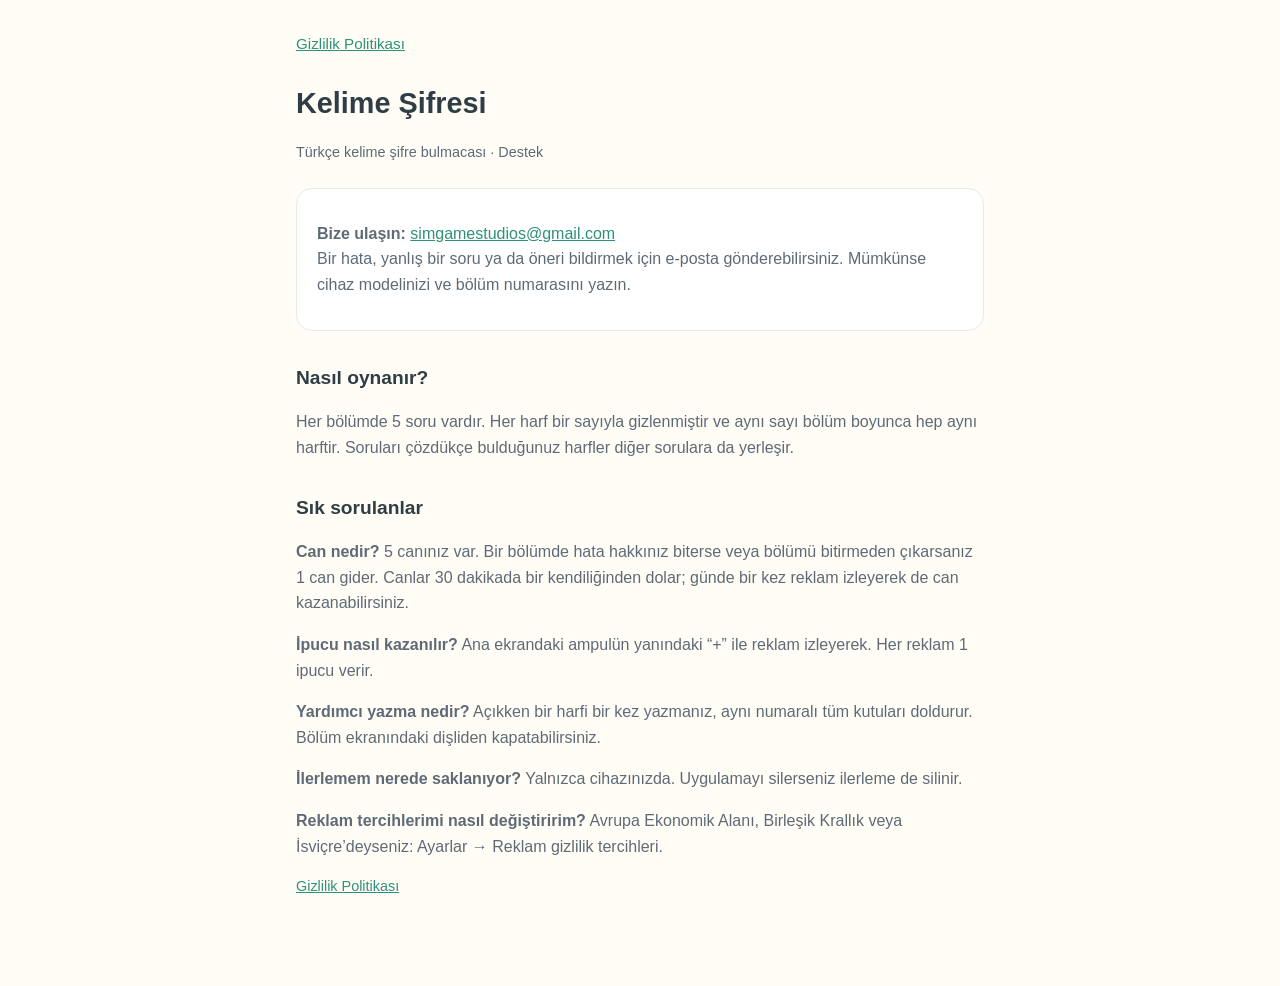
<file: index.html>
<!doctype html>
<html lang="tr">
<head>
<meta charset="utf-8">
<meta name="viewport" content="width=device-width, initial-scale=1">
<title>Kelime Şifresi — Destek</title>
<link rel="stylesheet" href="style.css">
</head>
<body>
<main>
<nav><a href="privacy.html">Gizlilik Politikası</a></nav>
<h1>Kelime Şifresi</h1>
<p class="meta">Türkçe kelime şifre bulmacası · Destek</p>

<div class="card">
<p><strong>Bize ulaşın:</strong> <a href="mailto:simgamestudios@gmail.com">simgamestudios@gmail.com</a><br>
Bir hata, yanlış bir soru ya da öneri bildirmek için e-posta gönderebilirsiniz. Mümkünse cihaz modelinizi ve bölüm numarasını yazın.</p>
</div>

<h2>Nasıl oynanır?</h2>
<p>Her bölümde 5 soru vardır. Her harf bir sayıyla gizlenmiştir ve aynı sayı bölüm boyunca hep aynı harftir. Soruları çözdükçe bulduğunuz harfler diğer sorulara da yerleşir.</p>

<h2>Sık sorulanlar</h2>
<p><strong>Can nedir?</strong> 5 canınız var. Bir bölümde hata hakkınız biterse veya bölümü bitirmeden çıkarsanız 1 can gider. Canlar 30 dakikada bir kendiliğinden dolar; günde bir kez reklam izleyerek de can kazanabilirsiniz.</p>
<p><strong>İpucu nasıl kazanılır?</strong> Ana ekrandaki ampulün yanındaki “+” ile reklam izleyerek. Her reklam 1 ipucu verir.</p>
<p><strong>Yardımcı yazma nedir?</strong> Açıkken bir harfi bir kez yazmanız, aynı numaralı tüm kutuları doldurur. Bölüm ekranındaki dişliden kapatabilirsiniz.</p>
<p><strong>İlerlemem nerede saklanıyor?</strong> Yalnızca cihazınızda. Uygulamayı silerseniz ilerleme de silinir.</p>
<p><strong>Reklam tercihlerimi nasıl değiştiririm?</strong> Avrupa Ekonomik Alanı, Birleşik Krallık veya İsviçre’deyseniz: Ayarlar → Reklam gizlilik tercihleri.</p>

<p class="meta"><a href="privacy.html">Gizlilik Politikası</a></p>
</main>
</body>
</html>
</file>
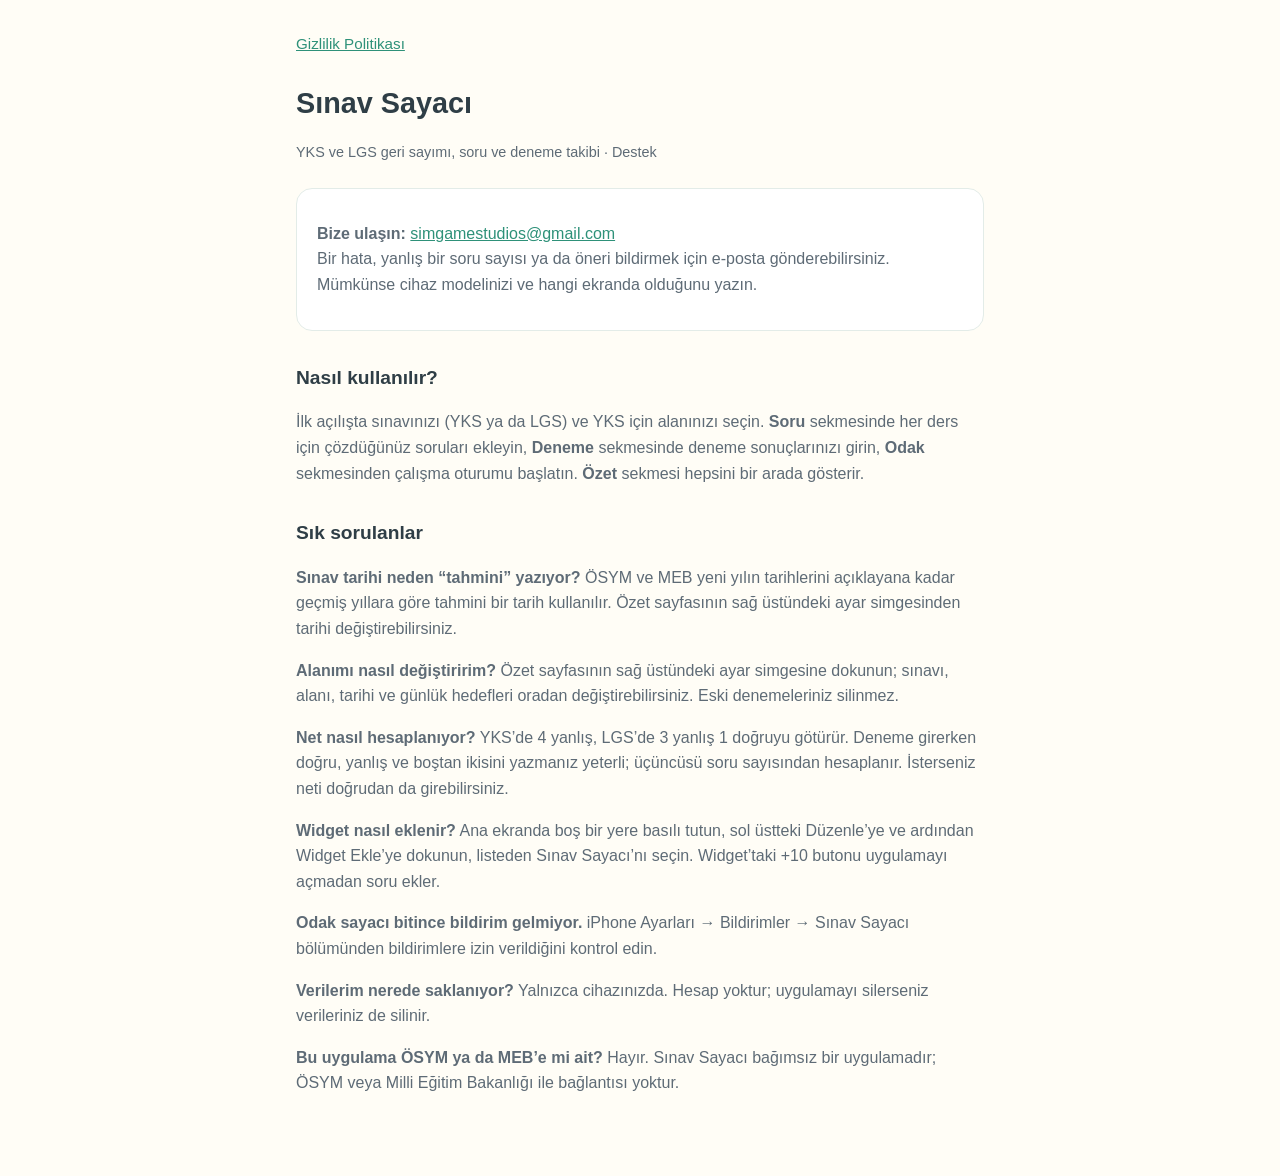
<file: sinav-sayaci/index.html>
<!doctype html>
<html lang="tr">
<head>
<meta charset="utf-8">
<meta name="viewport" content="width=device-width, initial-scale=1">
<title>Sınav Sayacı — Destek</title>
<link rel="stylesheet" href="../style.css">
</head>
<body>
<main>
<nav><a href="privacy.html">Gizlilik Politikası</a></nav>
<h1>Sınav Sayacı</h1>
<p class="meta">YKS ve LGS geri sayımı, soru ve deneme takibi · Destek</p>

<div class="card">
<p><strong>Bize ulaşın:</strong> <a href="mailto:simgamestudios@gmail.com">simgamestudios@gmail.com</a><br>
Bir hata, yanlış bir soru sayısı ya da öneri bildirmek için e-posta gönderebilirsiniz. Mümkünse cihaz modelinizi ve hangi ekranda olduğunu yazın.</p>
</div>

<h2>Nasıl kullanılır?</h2>
<p>İlk açılışta sınavınızı (YKS ya da LGS) ve YKS için alanınızı seçin. <strong>Soru</strong> sekmesinde her ders için çözdüğünüz soruları ekleyin, <strong>Deneme</strong> sekmesinde deneme sonuçlarınızı girin, <strong>Odak</strong> sekmesinden çalışma oturumu başlatın. <strong>Özet</strong> sekmesi hepsini bir arada gösterir.</p>

<h2>Sık sorulanlar</h2>
<p><strong>Sınav tarihi neden “tahmini” yazıyor?</strong> ÖSYM ve MEB yeni yılın tarihlerini açıklayana kadar geçmiş yıllara göre tahmini bir tarih kullanılır. Özet sayfasının sağ üstündeki ayar simgesinden tarihi değiştirebilirsiniz.</p>
<p><strong>Alanımı nasıl değiştiririm?</strong> Özet sayfasının sağ üstündeki ayar simgesine dokunun; sınavı, alanı, tarihi ve günlük hedefleri oradan değiştirebilirsiniz. Eski denemeleriniz silinmez.</p>
<p><strong>Net nasıl hesaplanıyor?</strong> YKS’de 4 yanlış, LGS’de 3 yanlış 1 doğruyu götürür. Deneme girerken doğru, yanlış ve boştan ikisini yazmanız yeterli; üçüncüsü soru sayısından hesaplanır. İsterseniz neti doğrudan da girebilirsiniz.</p>
<p><strong>Widget nasıl eklenir?</strong> Ana ekranda boş bir yere basılı tutun, sol üstteki Düzenle’ye ve ardından Widget Ekle’ye dokunun, listeden Sınav Sayacı’nı seçin. Widget’taki +10 butonu uygulamayı açmadan soru ekler.</p>
<p><strong>Odak sayacı bitince bildirim gelmiyor.</strong> iPhone Ayarları → Bildirimler → Sınav Sayacı bölümünden bildirimlere izin verildiğini kontrol edin.</p>
<p><strong>Verilerim nerede saklanıyor?</strong> Yalnızca cihazınızda. Hesap yoktur; uygulamayı silerseniz verileriniz de silinir.</p>
<p><strong>Bu uygulama ÖSYM ya da MEB’e mi ait?</strong> Hayır. Sınav Sayacı bağımsız bir uygulamadır; ÖSYM veya Milli Eğitim Bakanlığı ile bağlantısı yoktur.</p>
</main>
</body>
</html>
</file>
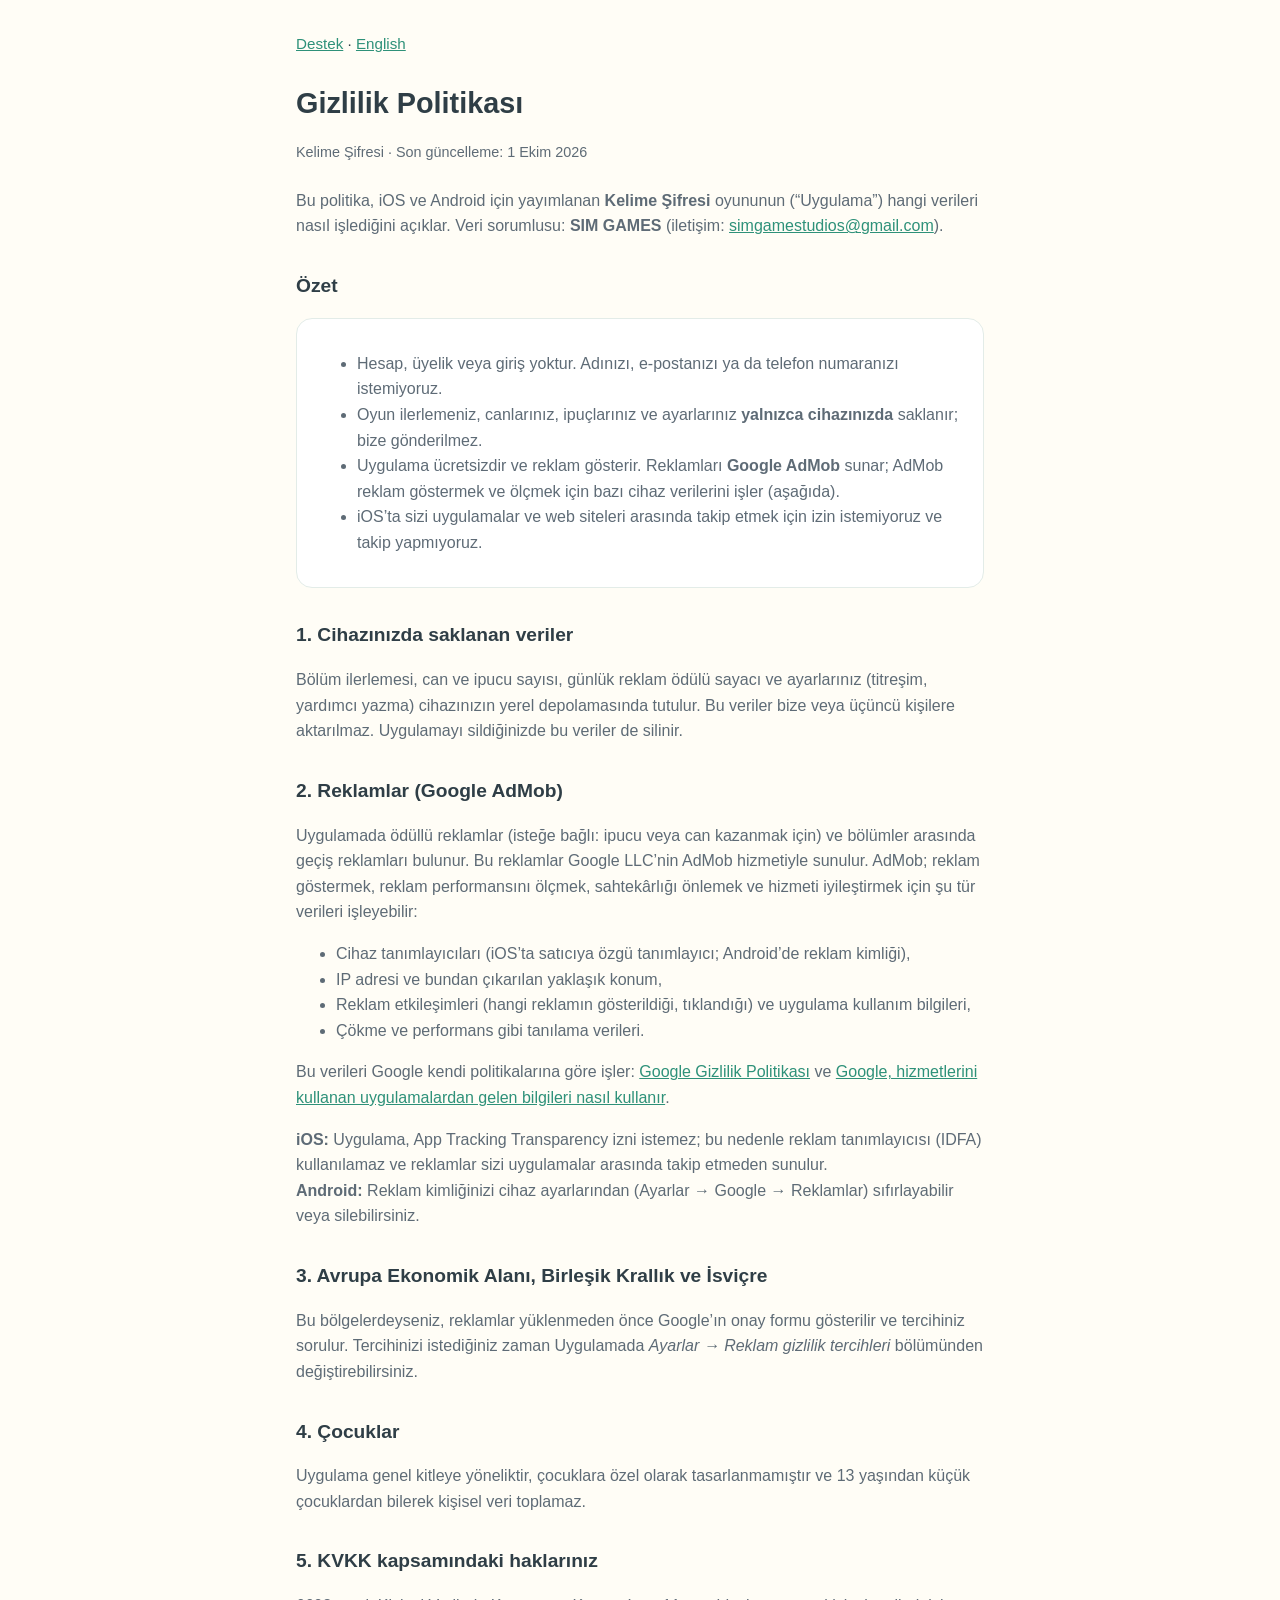
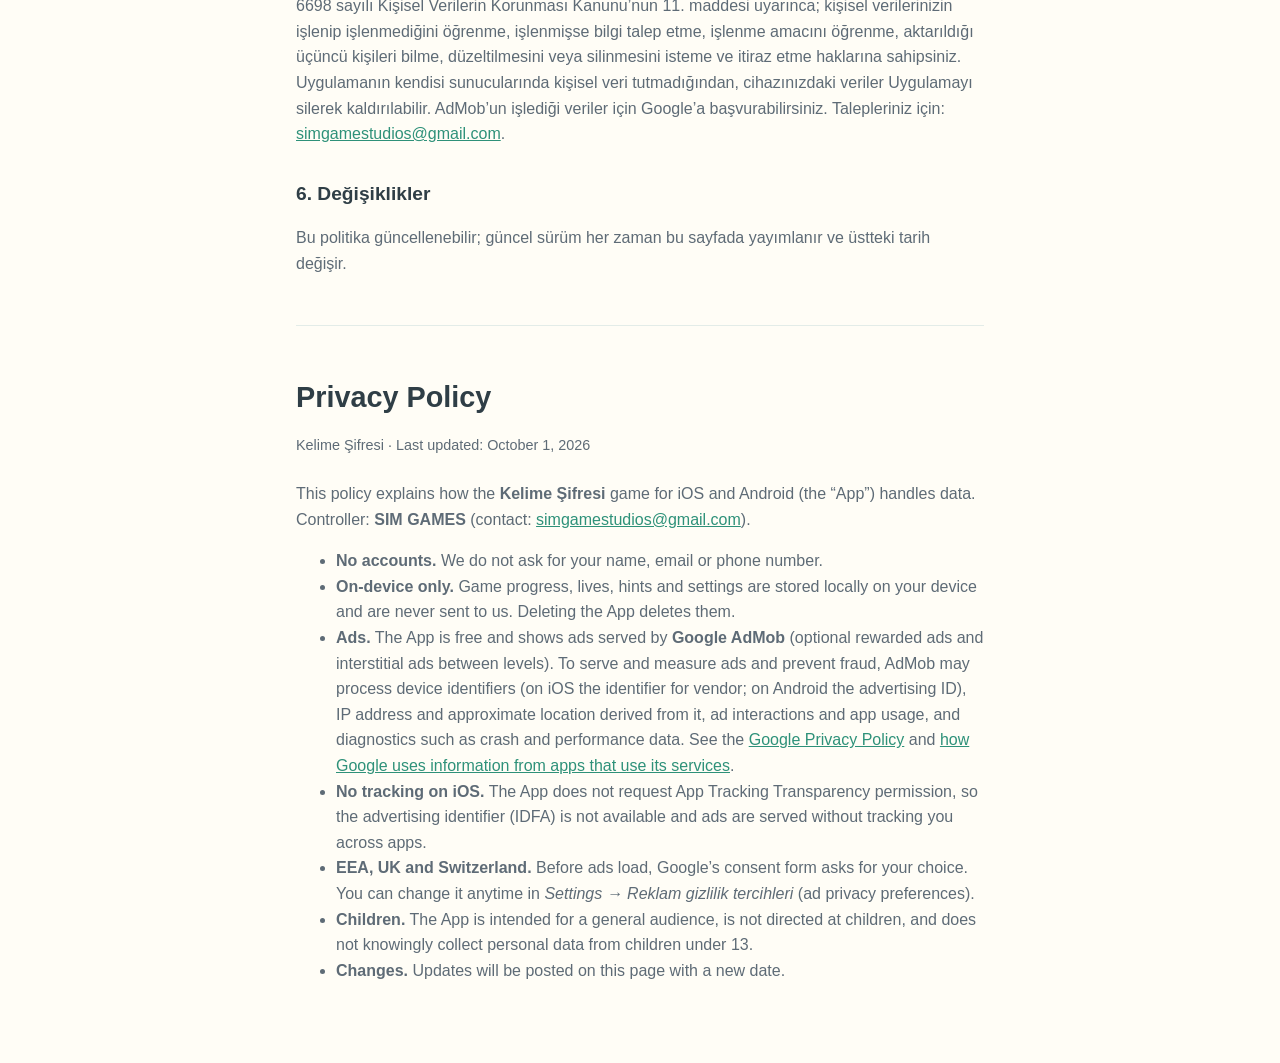
<file: privacy.html>
<!doctype html>
<html lang="tr">
<head>
<meta charset="utf-8">
<meta name="viewport" content="width=device-width, initial-scale=1">
<title>Kelime Şifresi — Gizlilik Politikası</title>
<link rel="stylesheet" href="style.css">
</head>
<body>
<main>
<nav><a href="index.html">Destek</a> · <a href="#en">English</a></nav>
<h1>Gizlilik Politikası</h1>
<p class="meta">Kelime Şifresi · Son güncelleme: 1 Ekim 2026</p>

<p>Bu politika, iOS ve Android için yayımlanan <strong>Kelime Şifresi</strong> oyununun (“Uygulama”) hangi verileri nasıl işlediğini açıklar. Veri sorumlusu: <strong>SIM GAMES</strong> (iletişim: <a href="mailto:simgamestudios@gmail.com">simgamestudios@gmail.com</a>).</p>

<h2>Özet</h2>
<div class="card">
<ul>
<li>Hesap, üyelik veya giriş yoktur. Adınızı, e-postanızı ya da telefon numaranızı istemiyoruz.</li>
<li>Oyun ilerlemeniz, canlarınız, ipuçlarınız ve ayarlarınız <strong>yalnızca cihazınızda</strong> saklanır; bize gönderilmez.</li>
<li>Uygulama ücretsizdir ve reklam gösterir. Reklamları <strong>Google AdMob</strong> sunar; AdMob reklam göstermek ve ölçmek için bazı cihaz verilerini işler (aşağıda).</li>
<li>iOS’ta sizi uygulamalar ve web siteleri arasında takip etmek için izin istemiyoruz ve takip yapmıyoruz.</li>
</ul>
</div>

<h2>1. Cihazınızda saklanan veriler</h2>
<p>Bölüm ilerlemesi, can ve ipucu sayısı, günlük reklam ödülü sayacı ve ayarlarınız (titreşim, yardımcı yazma) cihazınızın yerel depolamasında tutulur. Bu veriler bize veya üçüncü kişilere aktarılmaz. Uygulamayı sildiğinizde bu veriler de silinir.</p>

<h2>2. Reklamlar (Google AdMob)</h2>
<p>Uygulamada ödüllü reklamlar (isteğe bağlı: ipucu veya can kazanmak için) ve bölümler arasında geçiş reklamları bulunur. Bu reklamlar Google LLC’nin AdMob hizmetiyle sunulur. AdMob; reklam göstermek, reklam performansını ölçmek, sahtekârlığı önlemek ve hizmeti iyileştirmek için şu tür verileri işleyebilir:</p>
<ul>
<li>Cihaz tanımlayıcıları (iOS’ta satıcıya özgü tanımlayıcı; Android’de reklam kimliği),</li>
<li>IP adresi ve bundan çıkarılan yaklaşık konum,</li>
<li>Reklam etkileşimleri (hangi reklamın gösterildiği, tıklandığı) ve uygulama kullanım bilgileri,</li>
<li>Çökme ve performans gibi tanılama verileri.</li>
</ul>
<p>Bu verileri Google kendi politikalarına göre işler: <a href="https://policies.google.com/privacy">Google Gizlilik Politikası</a> ve <a href="https://policies.google.com/technologies/partner-sites">Google, hizmetlerini kullanan uygulamalardan gelen bilgileri nasıl kullanır</a>.</p>
<p><strong>iOS:</strong> Uygulama, App Tracking Transparency izni istemez; bu nedenle reklam tanımlayıcısı (IDFA) kullanılamaz ve reklamlar sizi uygulamalar arasında takip etmeden sunulur.<br>
<strong>Android:</strong> Reklam kimliğinizi cihaz ayarlarından (Ayarlar → Google → Reklamlar) sıfırlayabilir veya silebilirsiniz.</p>

<h2>3. Avrupa Ekonomik Alanı, Birleşik Krallık ve İsviçre</h2>
<p>Bu bölgelerdeyseniz, reklamlar yüklenmeden önce Google’ın onay formu gösterilir ve tercihiniz sorulur. Tercihinizi istediğiniz zaman Uygulamada <em>Ayarlar → Reklam gizlilik tercihleri</em> bölümünden değiştirebilirsiniz.</p>

<h2>4. Çocuklar</h2>
<p>Uygulama genel kitleye yöneliktir, çocuklara özel olarak tasarlanmamıştır ve 13 yaşından küçük çocuklardan bilerek kişisel veri toplamaz.</p>

<h2>5. KVKK kapsamındaki haklarınız</h2>
<p>6698 sayılı Kişisel Verilerin Korunması Kanunu’nun 11. maddesi uyarınca; kişisel verilerinizin işlenip işlenmediğini öğrenme, işlenmişse bilgi talep etme, işlenme amacını öğrenme, aktarıldığı üçüncü kişileri bilme, düzeltilmesini veya silinmesini isteme ve itiraz etme haklarına sahipsiniz. Uygulamanın kendisi sunucularında kişisel veri tutmadığından, cihazınızdaki veriler Uygulamayı silerek kaldırılabilir. AdMob’un işlediği veriler için Google’a başvurabilirsiniz. Talepleriniz için: <a href="mailto:simgamestudios@gmail.com">simgamestudios@gmail.com</a>.</p>

<h2>6. Değişiklikler</h2>
<p>Bu politika güncellenebilir; güncel sürüm her zaman bu sayfada yayımlanır ve üstteki tarih değişir.</p>

<hr>

<section id="en" lang="en">
<h1>Privacy Policy</h1>
<p class="meta">Kelime Şifresi · Last updated: October 1, 2026</p>
<p>This policy explains how the <strong>Kelime Şifresi</strong> game for iOS and Android (the “App”) handles data. Controller: <strong>SIM GAMES</strong> (contact: <a href="mailto:simgamestudios@gmail.com">simgamestudios@gmail.com</a>).</p>
<ul>
<li><strong>No accounts.</strong> We do not ask for your name, email or phone number.</li>
<li><strong>On-device only.</strong> Game progress, lives, hints and settings are stored locally on your device and are never sent to us. Deleting the App deletes them.</li>
<li><strong>Ads.</strong> The App is free and shows ads served by <strong>Google AdMob</strong> (optional rewarded ads and interstitial ads between levels). To serve and measure ads and prevent fraud, AdMob may process device identifiers (on iOS the identifier for vendor; on Android the advertising ID), IP address and approximate location derived from it, ad interactions and app usage, and diagnostics such as crash and performance data. See the <a href="https://policies.google.com/privacy">Google Privacy Policy</a> and <a href="https://policies.google.com/technologies/partner-sites">how Google uses information from apps that use its services</a>.</li>
<li><strong>No tracking on iOS.</strong> The App does not request App Tracking Transparency permission, so the advertising identifier (IDFA) is not available and ads are served without tracking you across apps.</li>
<li><strong>EEA, UK and Switzerland.</strong> Before ads load, Google’s consent form asks for your choice. You can change it anytime in <em>Settings → Reklam gizlilik tercihleri</em> (ad privacy preferences).</li>
<li><strong>Children.</strong> The App is intended for a general audience, is not directed at children, and does not knowingly collect personal data from children under 13.</li>
<li><strong>Changes.</strong> Updates will be posted on this page with a new date.</li>
</ul>
</section>
</main>
</body>
</html>
</file>
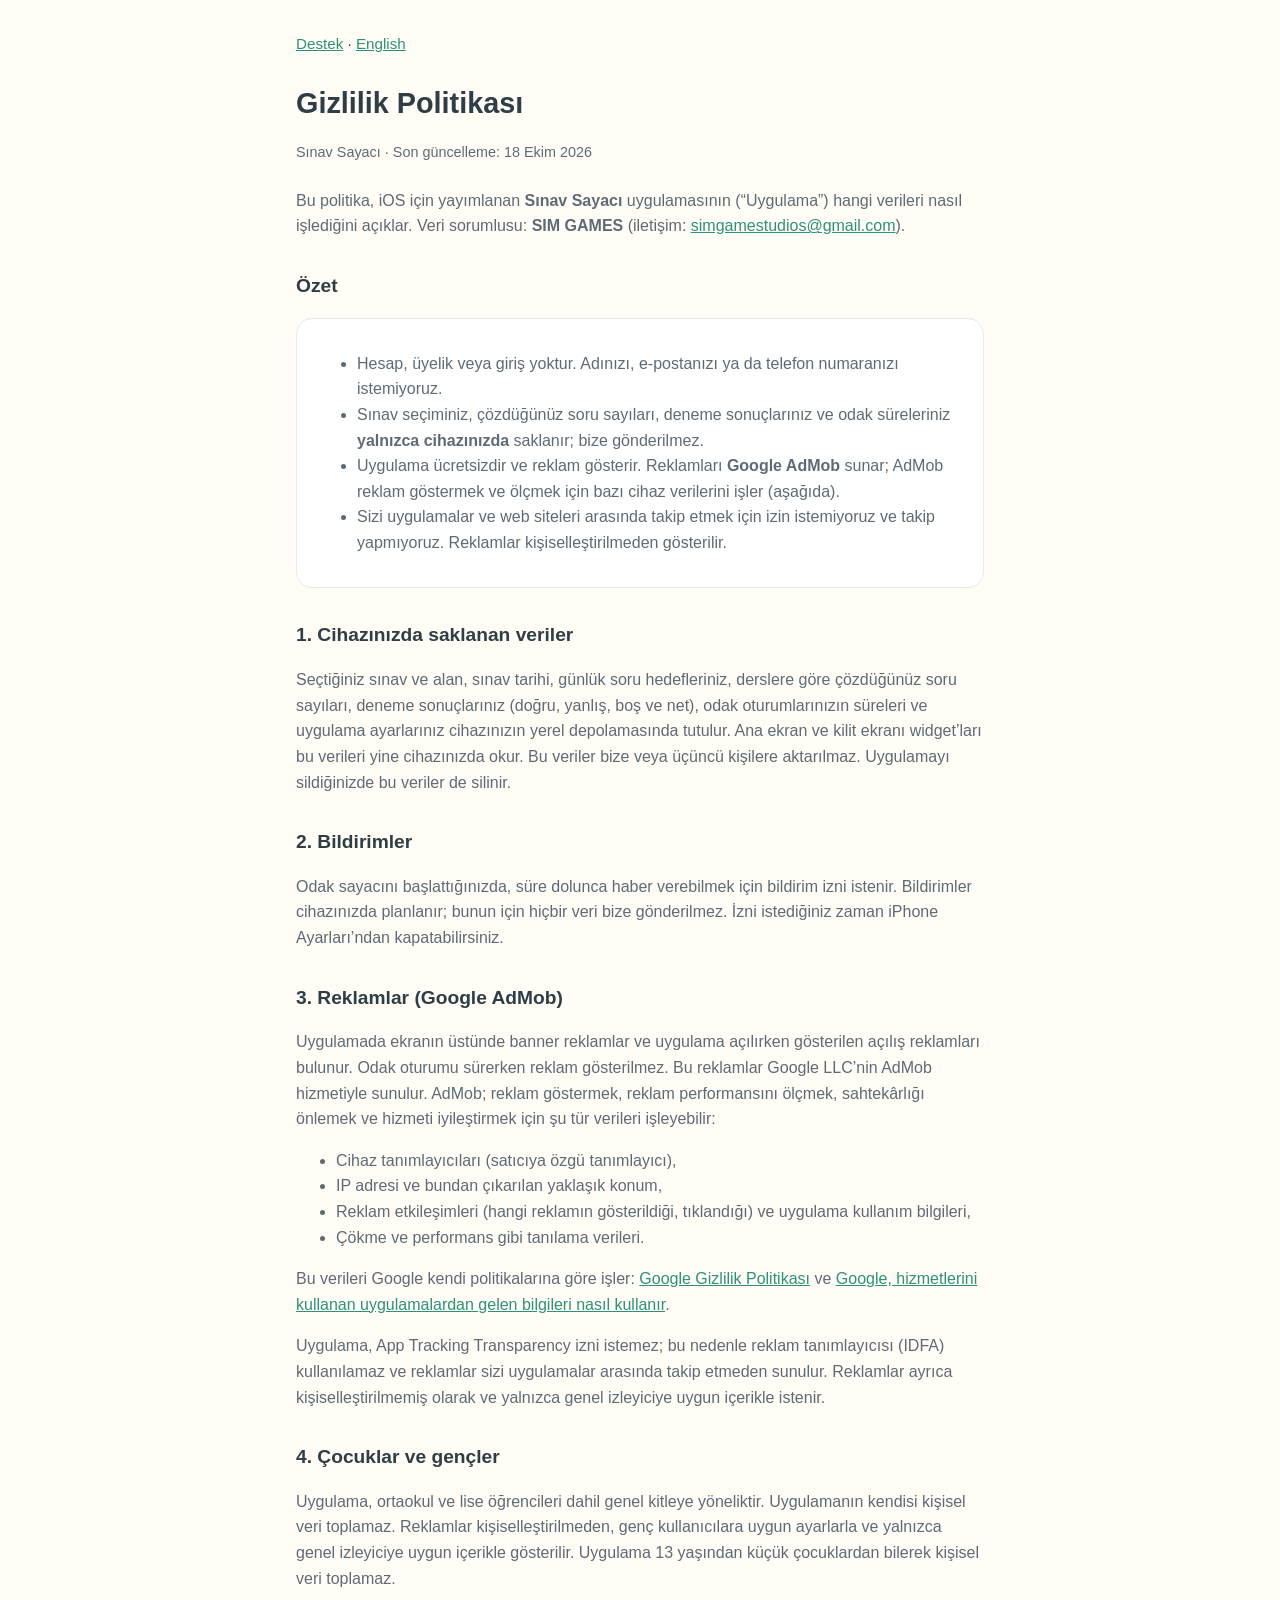
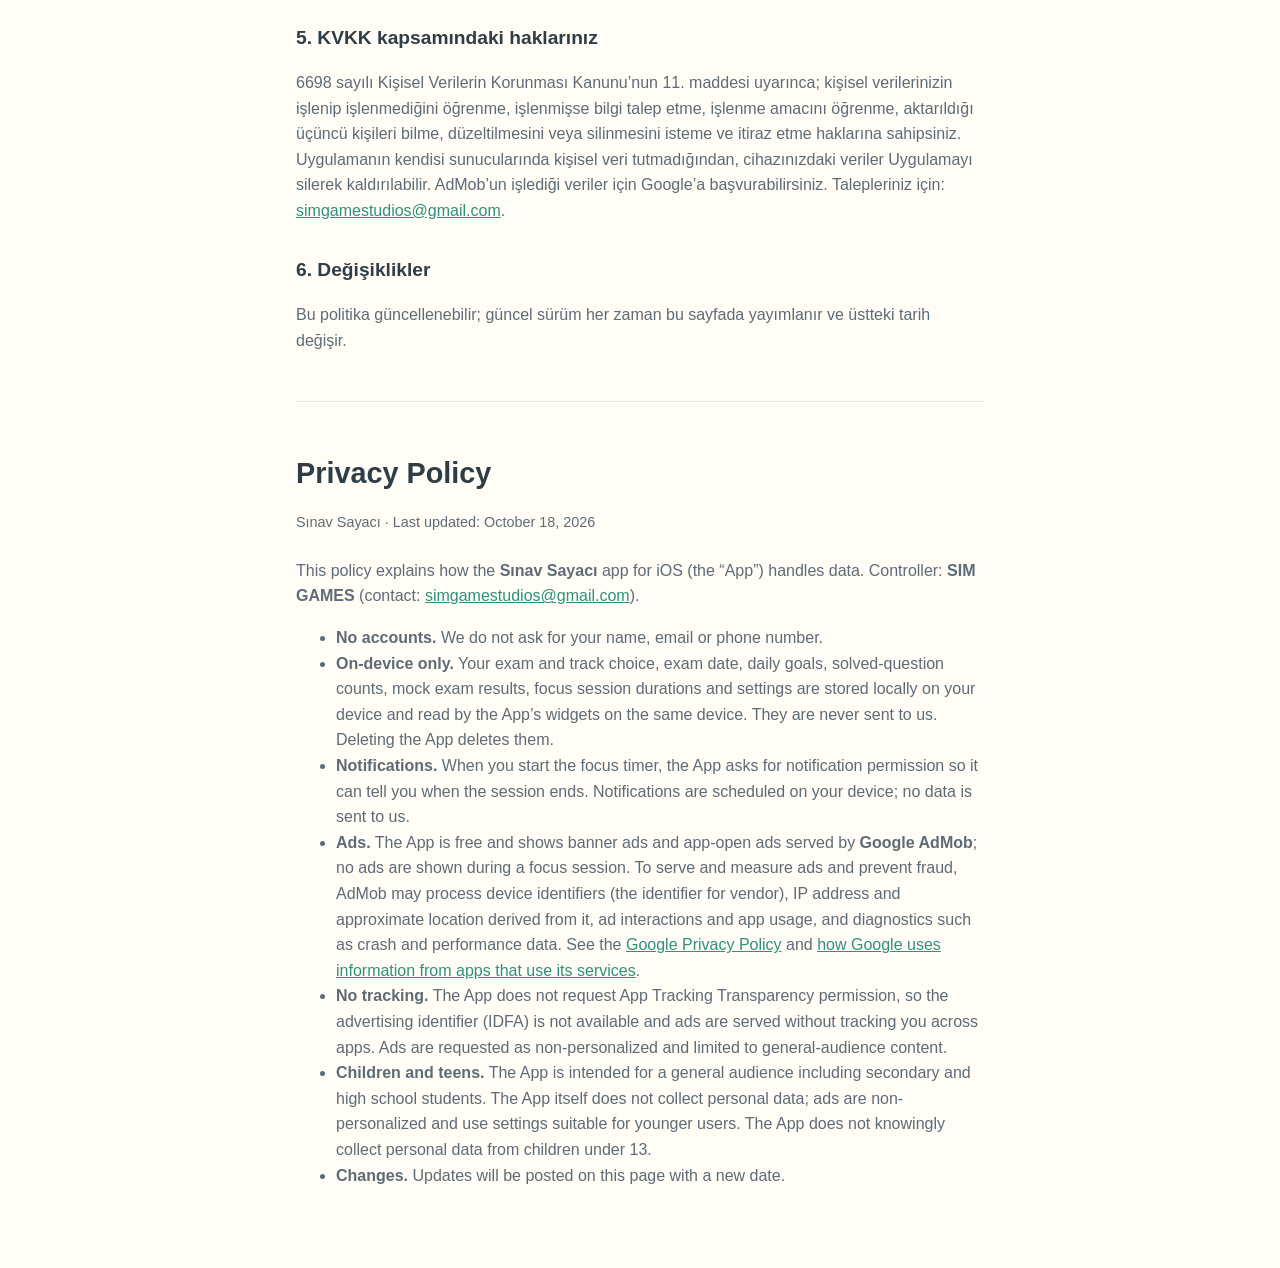
<file: sinav-sayaci/privacy.html>
<!doctype html>
<html lang="tr">
<head>
<meta charset="utf-8">
<meta name="viewport" content="width=device-width, initial-scale=1">
<title>Sınav Sayacı — Gizlilik Politikası</title>
<link rel="stylesheet" href="../style.css">
</head>
<body>
<main>
<nav><a href="index.html">Destek</a> · <a href="#en">English</a></nav>
<h1>Gizlilik Politikası</h1>
<p class="meta">Sınav Sayacı · Son güncelleme: 18 Ekim 2026</p>

<p>Bu politika, iOS için yayımlanan <strong>Sınav Sayacı</strong> uygulamasının (“Uygulama”) hangi verileri nasıl işlediğini açıklar. Veri sorumlusu: <strong>SIM GAMES</strong> (iletişim: <a href="mailto:simgamestudios@gmail.com">simgamestudios@gmail.com</a>).</p>

<h2>Özet</h2>
<div class="card">
<ul>
<li>Hesap, üyelik veya giriş yoktur. Adınızı, e-postanızı ya da telefon numaranızı istemiyoruz.</li>
<li>Sınav seçiminiz, çözdüğünüz soru sayıları, deneme sonuçlarınız ve odak süreleriniz <strong>yalnızca cihazınızda</strong> saklanır; bize gönderilmez.</li>
<li>Uygulama ücretsizdir ve reklam gösterir. Reklamları <strong>Google AdMob</strong> sunar; AdMob reklam göstermek ve ölçmek için bazı cihaz verilerini işler (aşağıda).</li>
<li>Sizi uygulamalar ve web siteleri arasında takip etmek için izin istemiyoruz ve takip yapmıyoruz. Reklamlar kişiselleştirilmeden gösterilir.</li>
</ul>
</div>

<h2>1. Cihazınızda saklanan veriler</h2>
<p>Seçtiğiniz sınav ve alan, sınav tarihi, günlük soru hedefleriniz, derslere göre çözdüğünüz soru sayıları, deneme sonuçlarınız (doğru, yanlış, boş ve net), odak oturumlarınızın süreleri ve uygulama ayarlarınız cihazınızın yerel depolamasında tutulur. Ana ekran ve kilit ekranı widget’ları bu verileri yine cihazınızda okur. Bu veriler bize veya üçüncü kişilere aktarılmaz. Uygulamayı sildiğinizde bu veriler de silinir.</p>

<h2>2. Bildirimler</h2>
<p>Odak sayacını başlattığınızda, süre dolunca haber verebilmek için bildirim izni istenir. Bildirimler cihazınızda planlanır; bunun için hiçbir veri bize gönderilmez. İzni istediğiniz zaman iPhone Ayarları’ndan kapatabilirsiniz.</p>

<h2>3. Reklamlar (Google AdMob)</h2>
<p>Uygulamada ekranın üstünde banner reklamlar ve uygulama açılırken gösterilen açılış reklamları bulunur. Odak oturumu sürerken reklam gösterilmez. Bu reklamlar Google LLC’nin AdMob hizmetiyle sunulur. AdMob; reklam göstermek, reklam performansını ölçmek, sahtekârlığı önlemek ve hizmeti iyileştirmek için şu tür verileri işleyebilir:</p>
<ul>
<li>Cihaz tanımlayıcıları (satıcıya özgü tanımlayıcı),</li>
<li>IP adresi ve bundan çıkarılan yaklaşık konum,</li>
<li>Reklam etkileşimleri (hangi reklamın gösterildiği, tıklandığı) ve uygulama kullanım bilgileri,</li>
<li>Çökme ve performans gibi tanılama verileri.</li>
</ul>
<p>Bu verileri Google kendi politikalarına göre işler: <a href="https://policies.google.com/privacy">Google Gizlilik Politikası</a> ve <a href="https://policies.google.com/technologies/partner-sites">Google, hizmetlerini kullanan uygulamalardan gelen bilgileri nasıl kullanır</a>.</p>
<p>Uygulama, App Tracking Transparency izni istemez; bu nedenle reklam tanımlayıcısı (IDFA) kullanılamaz ve reklamlar sizi uygulamalar arasında takip etmeden sunulur. Reklamlar ayrıca kişiselleştirilmemiş olarak ve yalnızca genel izleyiciye uygun içerikle istenir.</p>

<h2>4. Çocuklar ve gençler</h2>
<p>Uygulama, ortaokul ve lise öğrencileri dahil genel kitleye yöneliktir. Uygulamanın kendisi kişisel veri toplamaz. Reklamlar kişiselleştirilmeden, genç kullanıcılara uygun ayarlarla ve yalnızca genel izleyiciye uygun içerikle gösterilir. Uygulama 13 yaşından küçük çocuklardan bilerek kişisel veri toplamaz.</p>

<h2>5. KVKK kapsamındaki haklarınız</h2>
<p>6698 sayılı Kişisel Verilerin Korunması Kanunu’nun 11. maddesi uyarınca; kişisel verilerinizin işlenip işlenmediğini öğrenme, işlenmişse bilgi talep etme, işlenme amacını öğrenme, aktarıldığı üçüncü kişileri bilme, düzeltilmesini veya silinmesini isteme ve itiraz etme haklarına sahipsiniz. Uygulamanın kendisi sunucularında kişisel veri tutmadığından, cihazınızdaki veriler Uygulamayı silerek kaldırılabilir. AdMob’un işlediği veriler için Google’a başvurabilirsiniz. Talepleriniz için: <a href="mailto:simgamestudios@gmail.com">simgamestudios@gmail.com</a>.</p>

<h2>6. Değişiklikler</h2>
<p>Bu politika güncellenebilir; güncel sürüm her zaman bu sayfada yayımlanır ve üstteki tarih değişir.</p>

<hr>

<section id="en" lang="en">
<h1>Privacy Policy</h1>
<p class="meta">Sınav Sayacı · Last updated: October 18, 2026</p>
<p>This policy explains how the <strong>Sınav Sayacı</strong> app for iOS (the “App”) handles data. Controller: <strong>SIM GAMES</strong> (contact: <a href="mailto:simgamestudios@gmail.com">simgamestudios@gmail.com</a>).</p>
<ul>
<li><strong>No accounts.</strong> We do not ask for your name, email or phone number.</li>
<li><strong>On-device only.</strong> Your exam and track choice, exam date, daily goals, solved-question counts, mock exam results, focus session durations and settings are stored locally on your device and read by the App’s widgets on the same device. They are never sent to us. Deleting the App deletes them.</li>
<li><strong>Notifications.</strong> When you start the focus timer, the App asks for notification permission so it can tell you when the session ends. Notifications are scheduled on your device; no data is sent to us.</li>
<li><strong>Ads.</strong> The App is free and shows banner ads and app-open ads served by <strong>Google AdMob</strong>; no ads are shown during a focus session. To serve and measure ads and prevent fraud, AdMob may process device identifiers (the identifier for vendor), IP address and approximate location derived from it, ad interactions and app usage, and diagnostics such as crash and performance data. See the <a href="https://policies.google.com/privacy">Google Privacy Policy</a> and <a href="https://policies.google.com/technologies/partner-sites">how Google uses information from apps that use its services</a>.</li>
<li><strong>No tracking.</strong> The App does not request App Tracking Transparency permission, so the advertising identifier (IDFA) is not available and ads are served without tracking you across apps. Ads are requested as non-personalized and limited to general-audience content.</li>
<li><strong>Children and teens.</strong> The App is intended for a general audience including secondary and high school students. The App itself does not collect personal data; ads are non-personalized and use settings suitable for younger users. The App does not knowingly collect personal data from children under 13.</li>
<li><strong>Changes.</strong> Updates will be posted on this page with a new date.</li>
</ul>
</section>
</main>
</body>
</html>
</file>
<file: style.css>
:root { --ink:#2F3E46; --soft:#5E6B76; --accent:#2E9179; --bg:#FFFDF6; --card:#FFFFFF; --line:#E3ECE8; }
* { box-sizing: border-box; }
body { margin:0; background:var(--bg); color:var(--ink); font:16px/1.6 -apple-system, BlinkMacSystemFont, "Segoe UI", Roboto, sans-serif; }
main { max-width:720px; margin:0 auto; padding:32px 16px 64px; }
h1 { font-size:1.8rem; margin:0 0 4px; }
h2 { font-size:1.2rem; margin:32px 0 8px; }
p, li { color:var(--soft); }
.meta { color:var(--soft); font-size:.9rem; margin-bottom:24px; }
.card { background:var(--card); border:1px solid var(--line); border-radius:16px; padding:16px 20px; margin:16px 0; }
a { color:var(--accent); }
nav { margin-bottom:24px; font-size:.95rem; }
hr { border:0; border-top:1px solid var(--line); margin:48px 0; }
</file>
